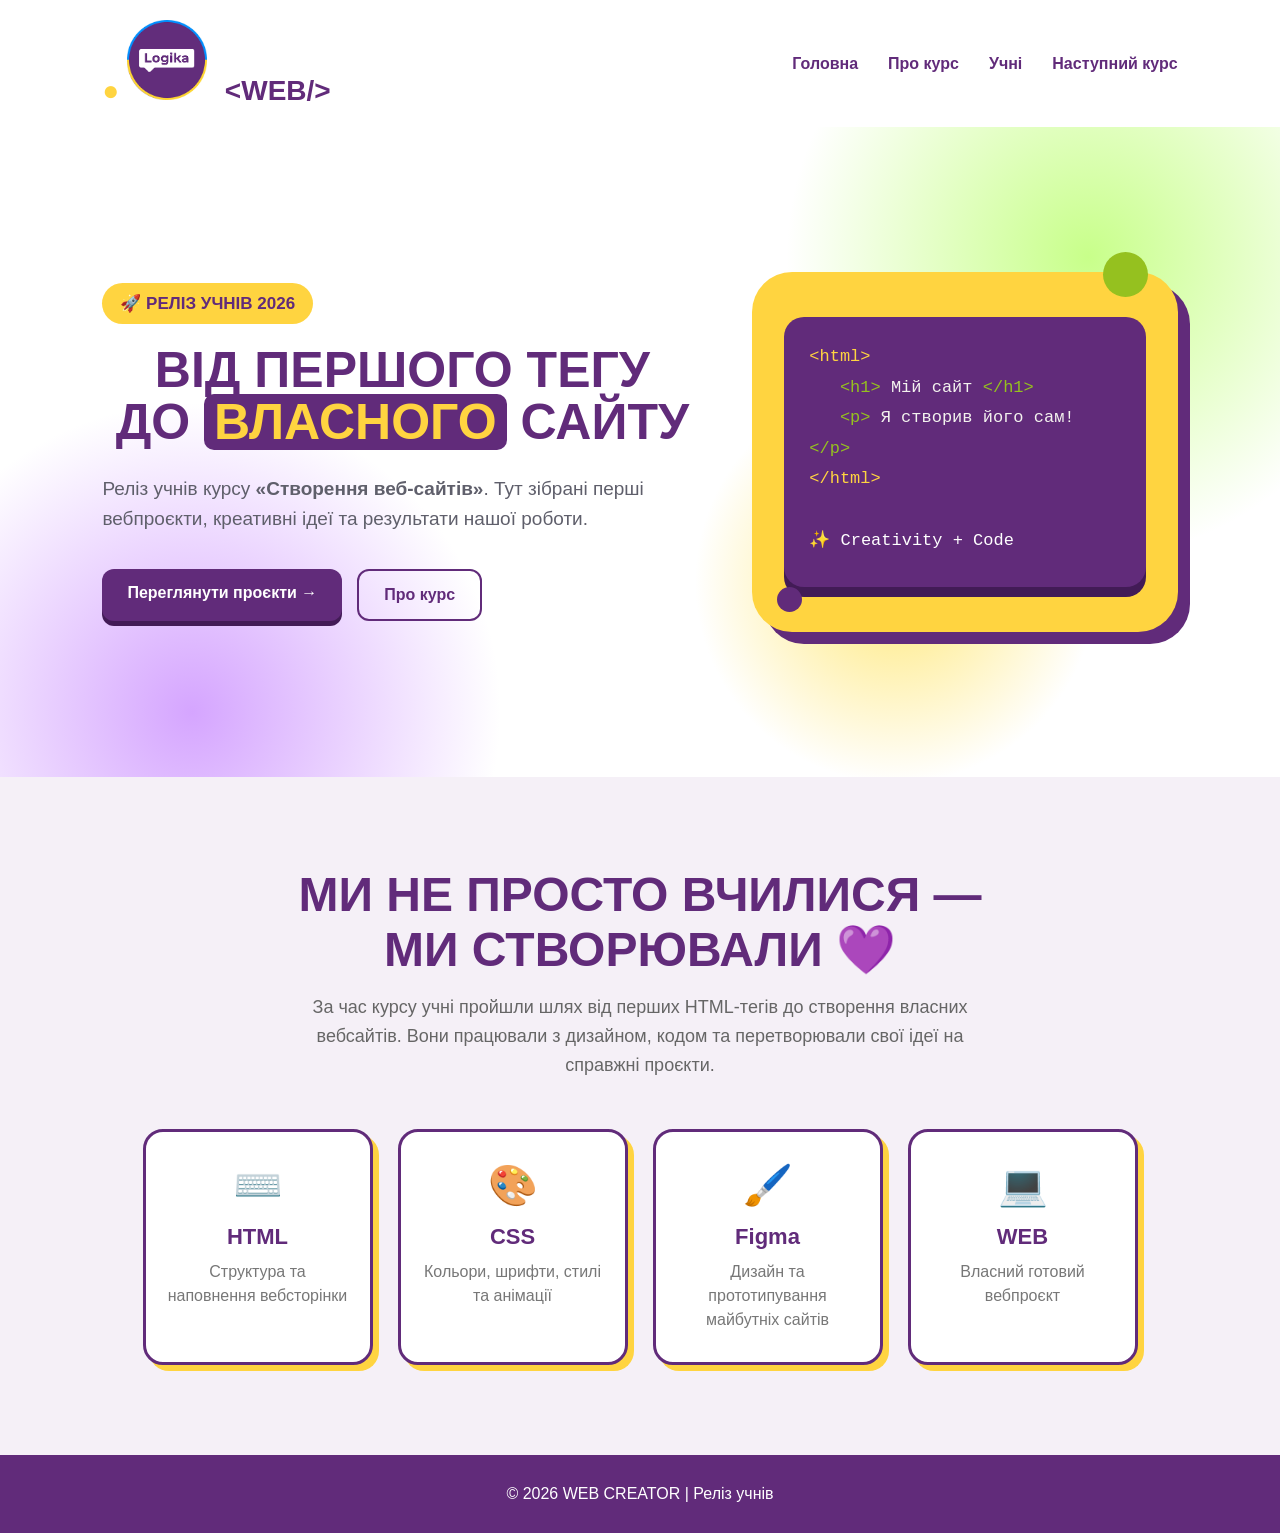
<file: index.html>
<!DOCTYPE html>
<html lang="uk">
<head>
    <meta charset="UTF-8">
    <meta name="viewport" content="width=device-width, initial-scale=1.0">
<link rel="stylesheet" href="style.css">
    <title>WEB CREATOR — Реліз учнів</title>
</head>
<body>

    <!-- ШАПКА -->
    <header>

        <div class="logo">
            <img src="img/images.png" alt="Логотип">
            &lt;WEB/&gt;
        </div>

        <nav>
            <a href="index.html">Головна</a>
            <a href="about.html">Про курс</a>
            <a href="students.html">Учні</a>
        
            <a href="next-course.html">Наступний курс</a>
        </nav>

    </header>


    <!-- ГОЛОВНИЙ ЕКРАН -->
    <section class="hero">

        <div class="hero-text">

            <div class="small-title">
                🚀 РЕЛІЗ УЧНІВ 2026
            </div>

            <h1>
                ВІД ПЕРШОГО ТЕГУ
                <br>
                ДО <span>ВЛАСНОГО</span> САЙТУ
            </h1>

            <p class="description">
                Реліз учнів курсу
                <b>«Створення веб-сайтів»</b>.
                Тут зібрані перші вебпроєкти,
                креативні ідеї та результати нашої роботи.
            </p>

            <div class="buttons">

                <a href="#" class="button primary">
                    Переглянути проєкти →
                </a>

                <a href="#" class="button secondary">
                    Про курс
                </a>

            </div>

        </div>


        <!-- ІЛЮСТРАЦІЯ -->
        <div class="hero-image">

            <div class="code-window">

                <div>
                    <span class="code-purple">&lt;html&gt;</span>
                </div>

                <div>
                    &nbsp;&nbsp;
                    <span class="code-pink">&lt;h1&gt;</span>
                    Мій сайт
                    <span class="code-pink">&lt;/h1&gt;</span>
                </div>

                <div>
                    &nbsp;&nbsp;
                    <span class="code-pink">&lt;p&gt;</span>
                    Я створив його сам!
                    <span class="code-pink">&lt;/p&gt;</span>
                </div>

                <div>
                    <span class="code-purple">&lt;/html&gt;</span>
                </div>

                <br>

                <div class="code-green">
                    ✨ Creativity + Code
                </div>

            </div>

        </div>

    </section>


    <!-- ПРО КУРС -->
    <section class="about">

        <h2>
            МИ НЕ ПРОСТО ВЧИЛИСЯ —
            <br>
            МИ СТВОРЮВАЛИ 💜
        </h2>

        <p>
            За час курсу учні пройшли шлях від перших
            HTML-тегів до створення власних вебсайтів.
            Вони працювали з дизайном, кодом та
            перетворювали свої ідеї на справжні проєкти.
        </p>


        <div class="cards">

            <div class="card">

                <div class="icon">⌨️</div>

                <h3>HTML</h3>

                <p>
                    Структура та наповнення
                    вебсторінки
                </p>

            </div>


            <div class="card">

                <div class="icon">🎨</div>

                <h3>CSS</h3>

                <p>
                    Кольори, шрифти,
                    стилі та анімації
                </p>

            </div>


            <div class="card">

                <div class="icon">🖌️</div>

                <h3>Figma</h3>

                <p>
                    Дизайн та прототипування
                    майбутніх сайтів
                </p>

            </div>


            <div class="card">

                <div class="icon">💻</div>

                <h3>WEB</h3>

                <p>
                    Власний готовий
                    вебпроєкт
                </p>

            </div>

        </div>

    </section>


    <!-- ПІДВАЛ -->
    <footer>

        © 2026 WEB CREATOR | Реліз учнів

    </footer>

</body>
</html>
</file>
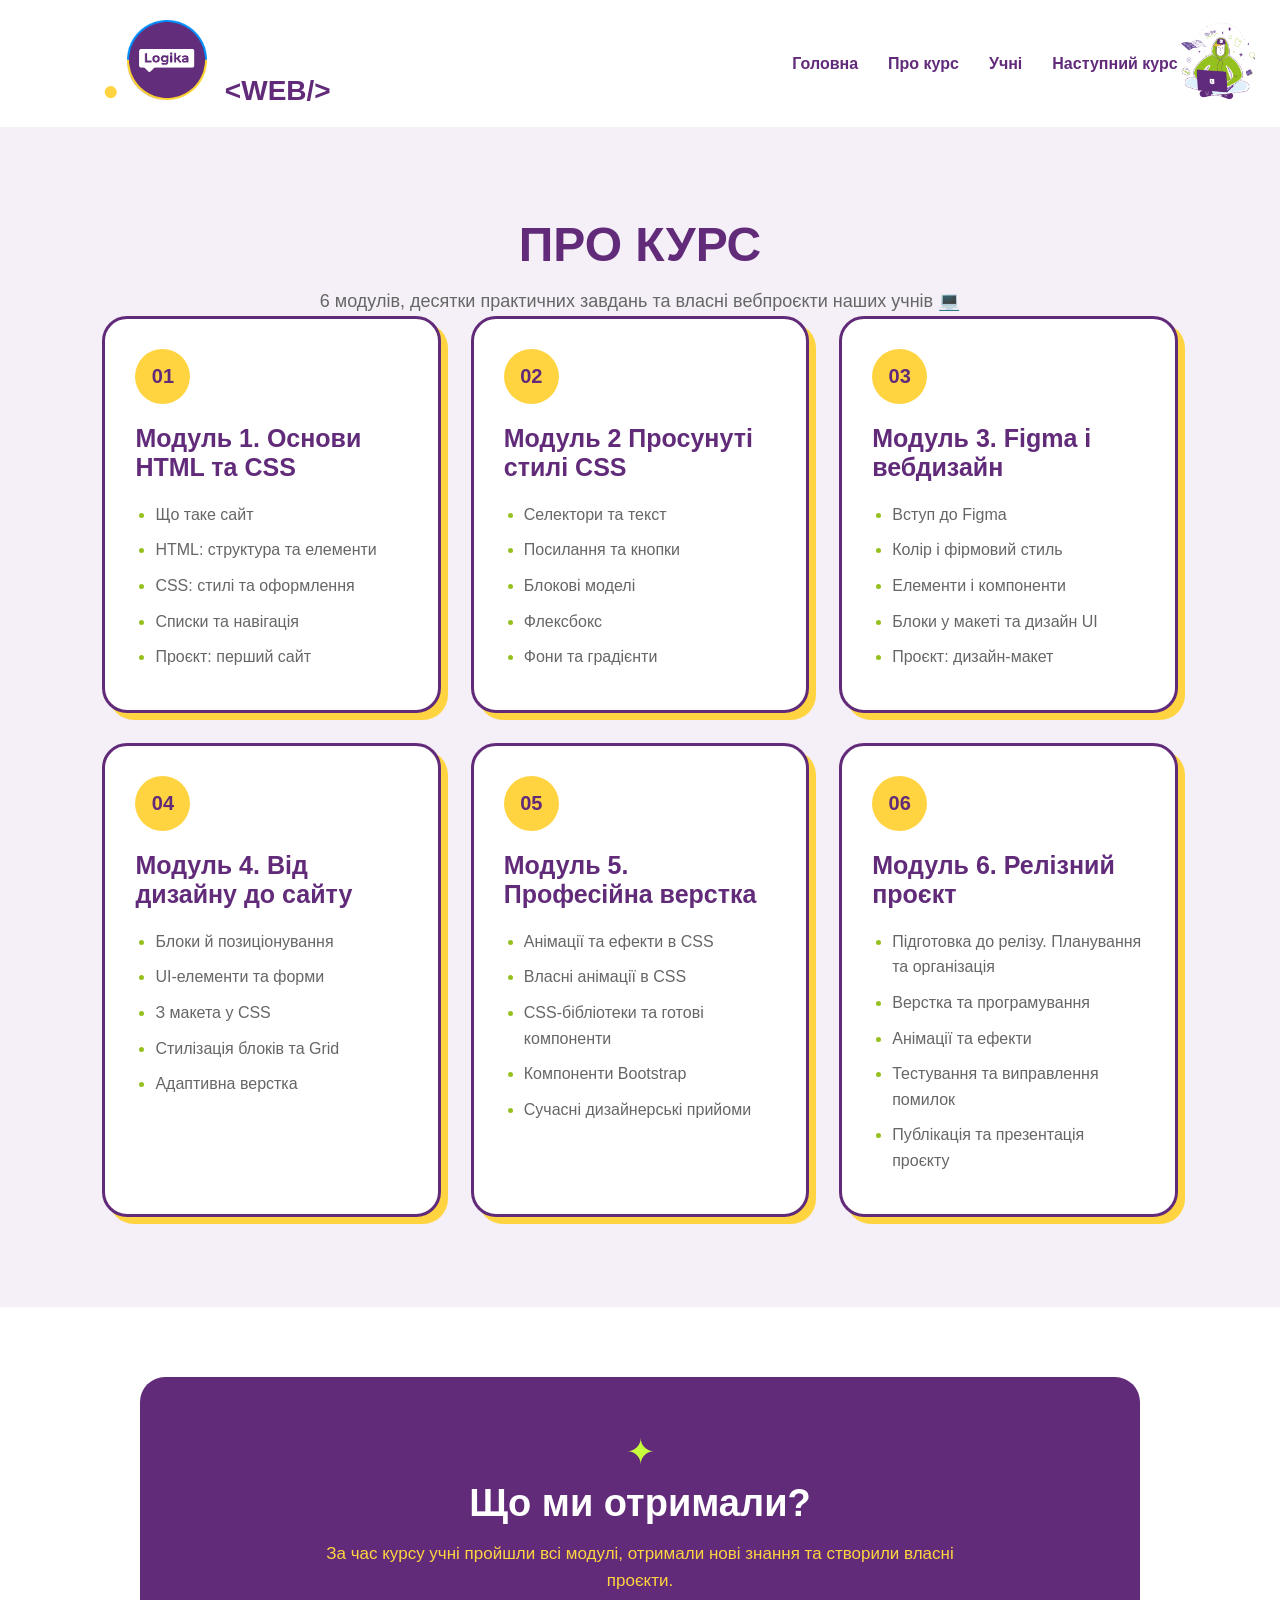
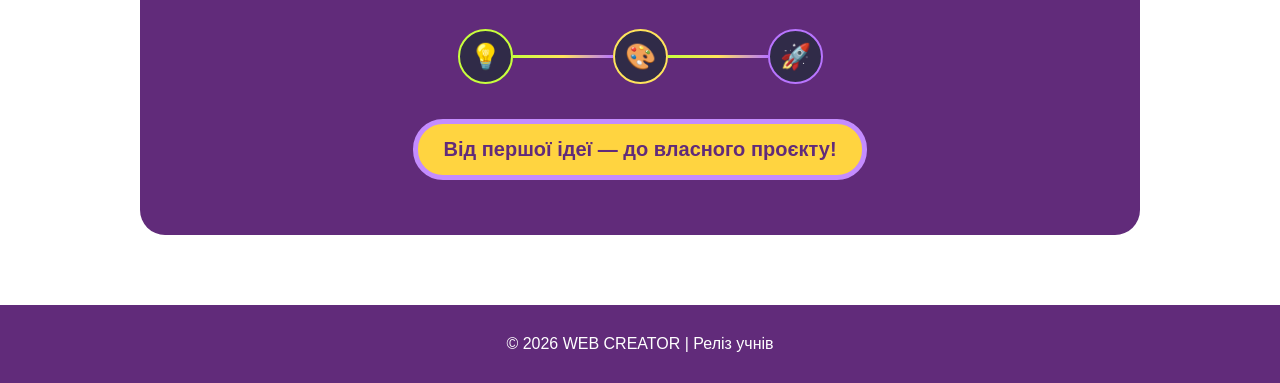
<file: about.html>
<!DOCTYPE html>
<html lang="uk">
<head>
    <meta charset="UTF-8">
    <meta name="viewport" content="width=device-width, initial-scale=1.0">
<link rel="stylesheet" href="style.css">
    <title>WEB CREATOR — Реліз учнів</title>
</head>
<body>

    <!-- ШАПКА -->
    <header>

        <div class="logo">
            <img src="img/images.png" alt="Логотип">
            &lt;WEB/&gt;
        </div>

        <nav>
            <a href="index.html">Головна</a>
            <a href="about.html#about">Про курс</a>
            <a href="students.html">Учні</a>
      
            <a href="about.html#next-course">Наступний курс</a>
        </nav>

    </header>
<main>
<section class="about">

    <h2>ПРО КУРС</h2>

    <p class="about-description">
        6 модулів, десятки практичних завдань
        та власні вебпроєкти наших учнів 💻
    </p>

    <div class="modules">

        <!-- МОДУЛЬ 1 -->
        <div class="module-card">
            <div class="module-number">01</div>
 <img src="img/mod.png" alt="Модуль 4">
            <h3>Модуль 1. Основи HTML та CSS</h3>

            <ul>
                <li>Що таке сайт</li>
                <li>HTML: структура та елементи</li>
                <li>CSS: стилі та оформлення</li>
                <li>Списки та навігація</li>
                <li>Проєкт: перший сайт</li>
            </ul>
        </div>


        <!-- МОДУЛЬ 2 -->
        <div class="module-card">
            <div class="module-number">02</div>
 <img src="img/mod.png" alt="Модуль 4">
            <h3>Модуль 2 Просунуті стилі CSS</h3>

            <ul>
                <li>Селектори та текст</li>
                <li>Посилання та кнопки</li>
                <li>Блокові моделі</li>
                <li>Флексбокс</li>
                <li>Фони та градієнти</li>
            </ul>
        </div>


        <!-- МОДУЛЬ 3 -->
        <div class="module-card">
            <div class="module-number">03</div>
 <img src="img/mod.png" alt="Модуль 4">
            <h3>Модуль 3. Figma i вебдизайн</h3>

            <ul>
                <li>Вступ до Figma</li>
                <li>Колір і фірмовий стиль</li>
                <li>Елементи і компоненти</li>
                <li>Блоки у макеті та дизайн UI</li>
                <li>Проєкт: дизайн-макет</li>
            </ul>
        </div>


        <!-- МОДУЛЬ 4 -->
        <div class="module-card">
            <div class="module-number">04</div>
 <img src="img/mod.png" alt="Модуль 4">
            <h3>Модуль 4. Від дизайну до сайту</h3>

            <ul>
                <li>Блоки й позиціонування</li>
                <li>UI-елементи та форми</li>
                <li>З макета у CSS</li>
                <li>Стилізація блоків та Grid</li>
                <li>Адаптивна верстка</li>
            </ul>
        </div>


        <!-- МОДУЛЬ 5 -->
        <div class="module-card">
            <div class="module-number">05</div>
 <img src="img/mod.png" alt="Модуль 4">
            <h3>Модуль 5. Професійна верстка</h3>

            <ul>
                <li>Анімації та ефекти в CSS</li>
                <li>Власні анімації в CSS</li>
                <li>CSS-бібліотеки та готові компоненти</li>
                <li>Компоненти Bootstrap</li>
                <li>Сучасні дизайнерські прийоми</li>
            </ul>
        </div>


        <!-- МОДУЛЬ 6 -->
        <div class="module-card">
            <div class="module-number">06</div>
 <img src="img/mod.png" alt="Модуль 4">
            <h3>Модуль 6. Релізний проєкт</h3>

            <ul>
                <li>Підготовка до релізу. Планування та організація</li>
                <li>Верстка та програмування</li>
                <li>Анімації та ефекти</li>
                <li>Тестування та виправлення помилок</li>
                <li>Публікація та презентація проєкту</li>
            </ul>
        </div>

    </div>

</section>
<section class="summary">
    <div class="summary-icon">✦</div>

    <h2>Що ми отримали?</h2>

    <p>
        За час курсу учні пройшли всі модулі,
        отримали нові знання та створили власні проєкти.
    </p>

    <div class="summary-line">
        <span>💡</span>
        <div></div>
        <span>🎨</span>
        <div></div>
        <span>🚀</span>
    </div>

    <h3>Від першої ідеї — до власного проєкту!</h3>
</section>


    
</main>
    <footer>

        © 2026 WEB CREATOR | Реліз учнів

    </footer>

</body>
</html>
</file>
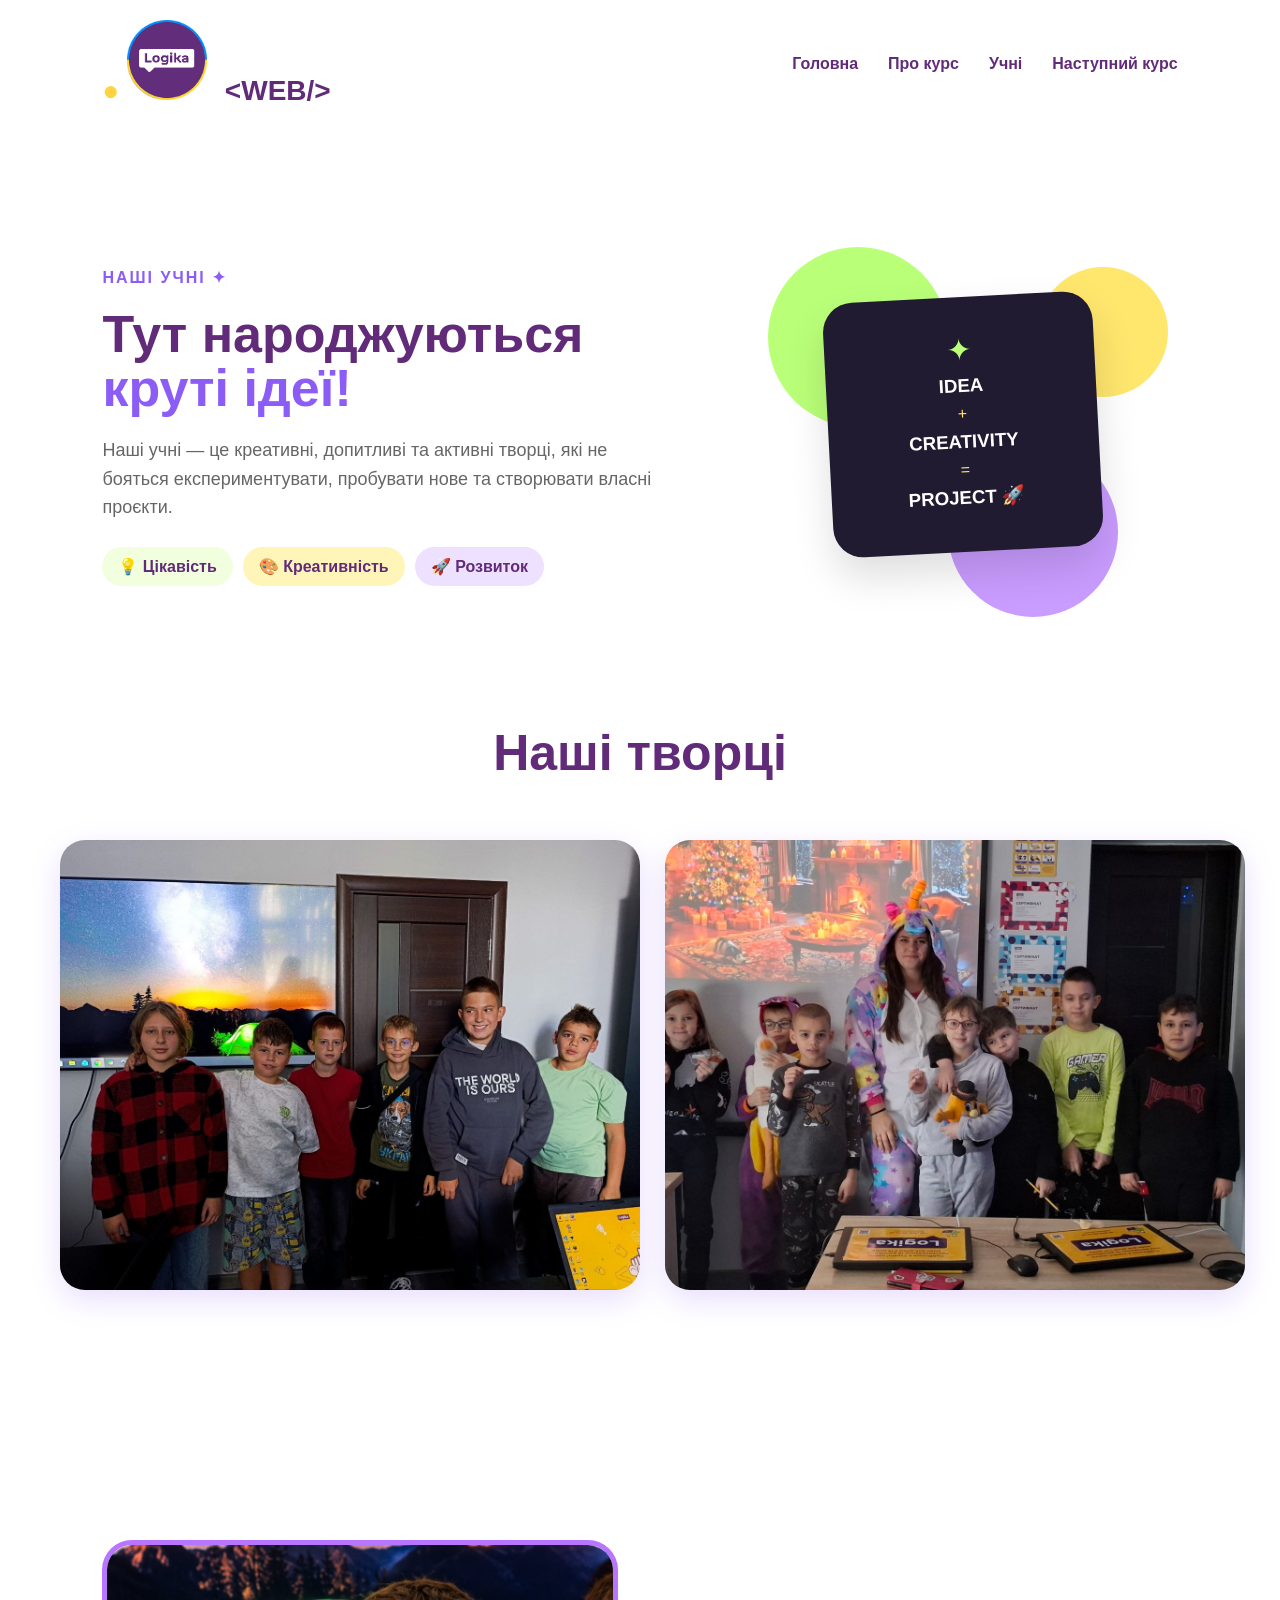
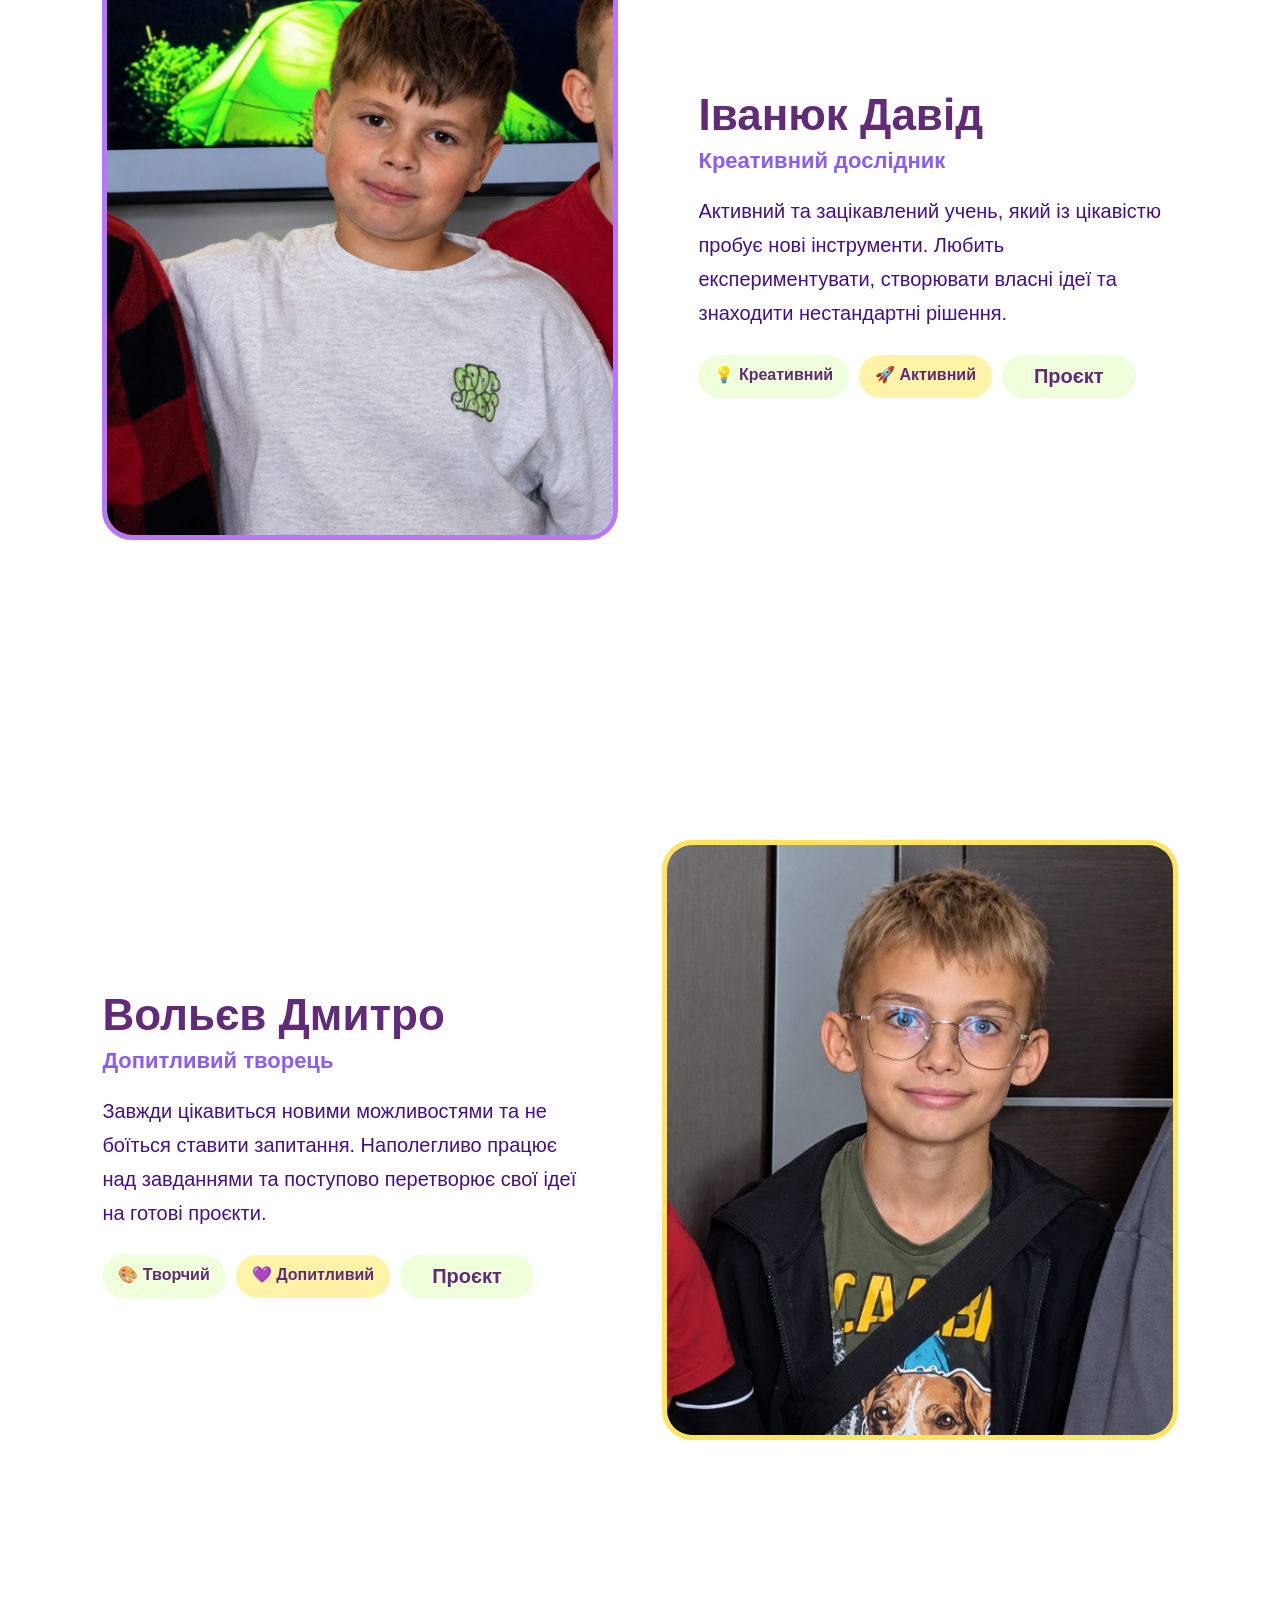
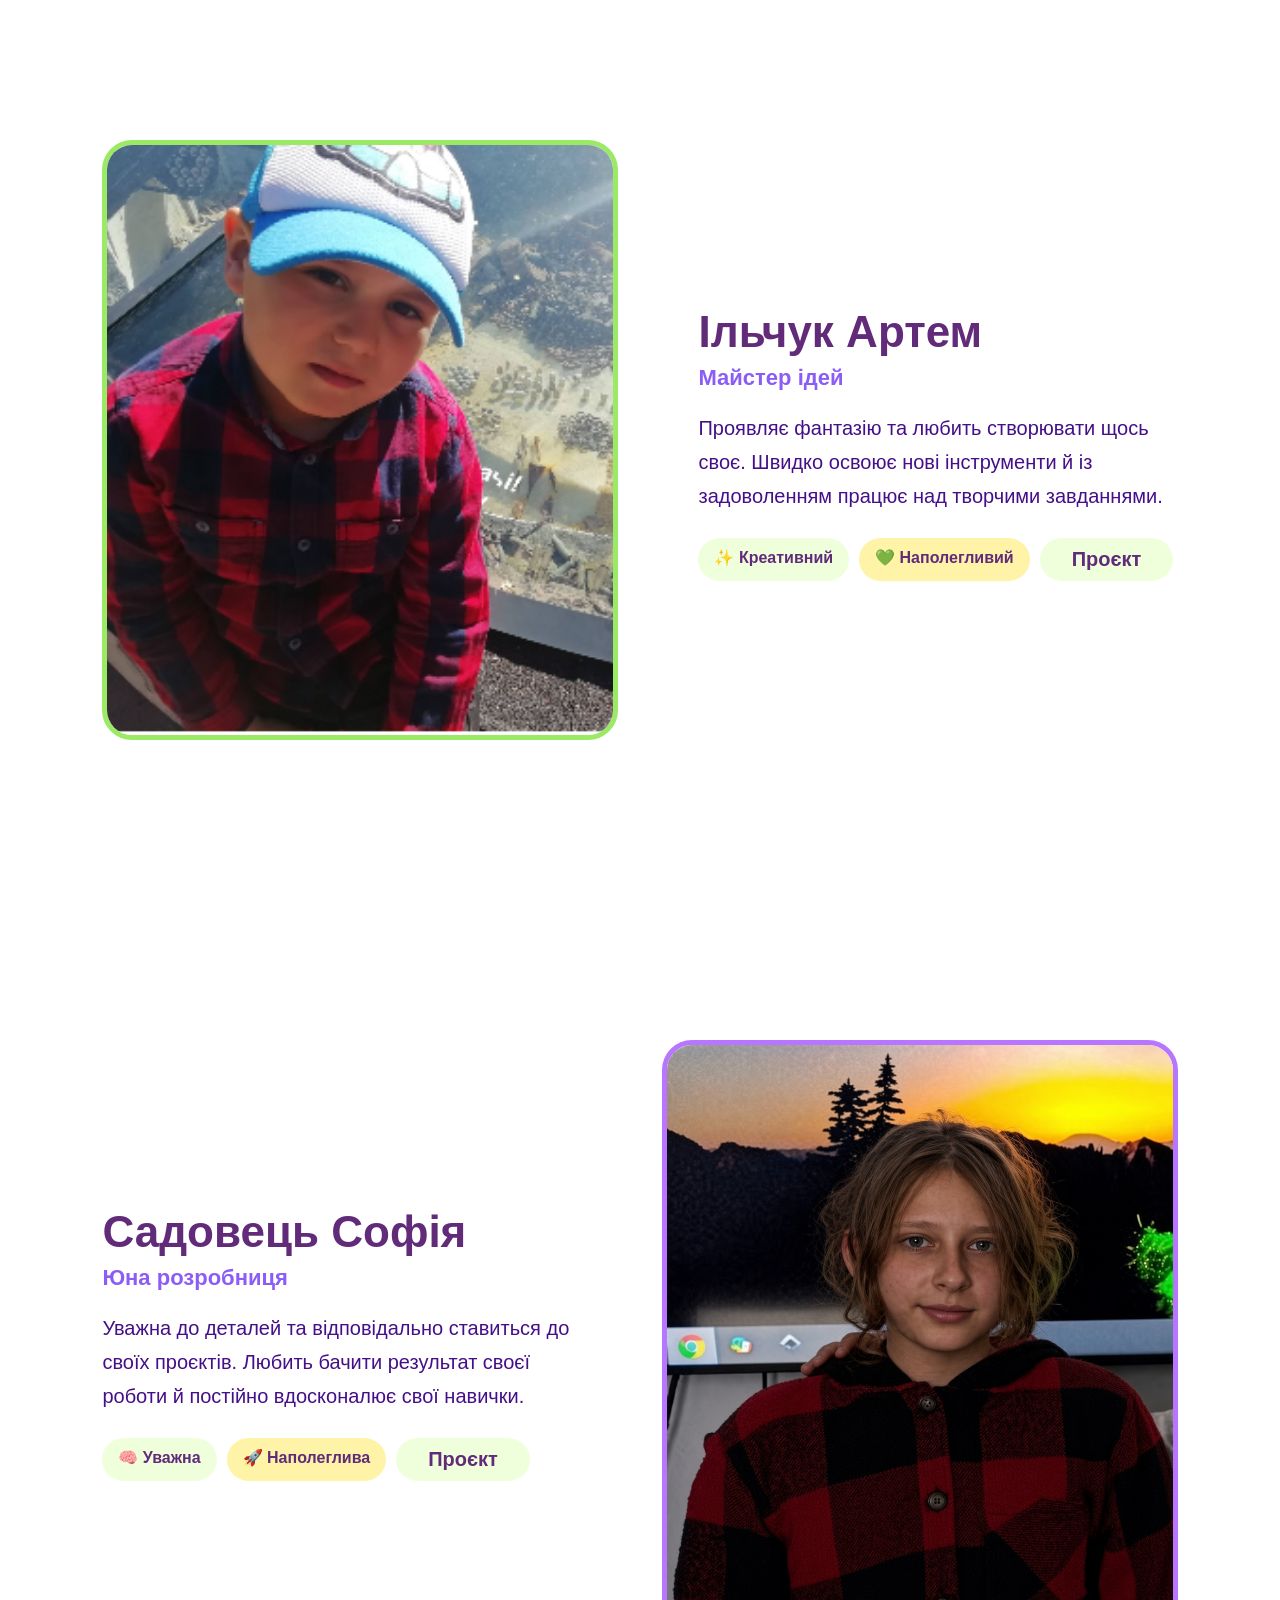
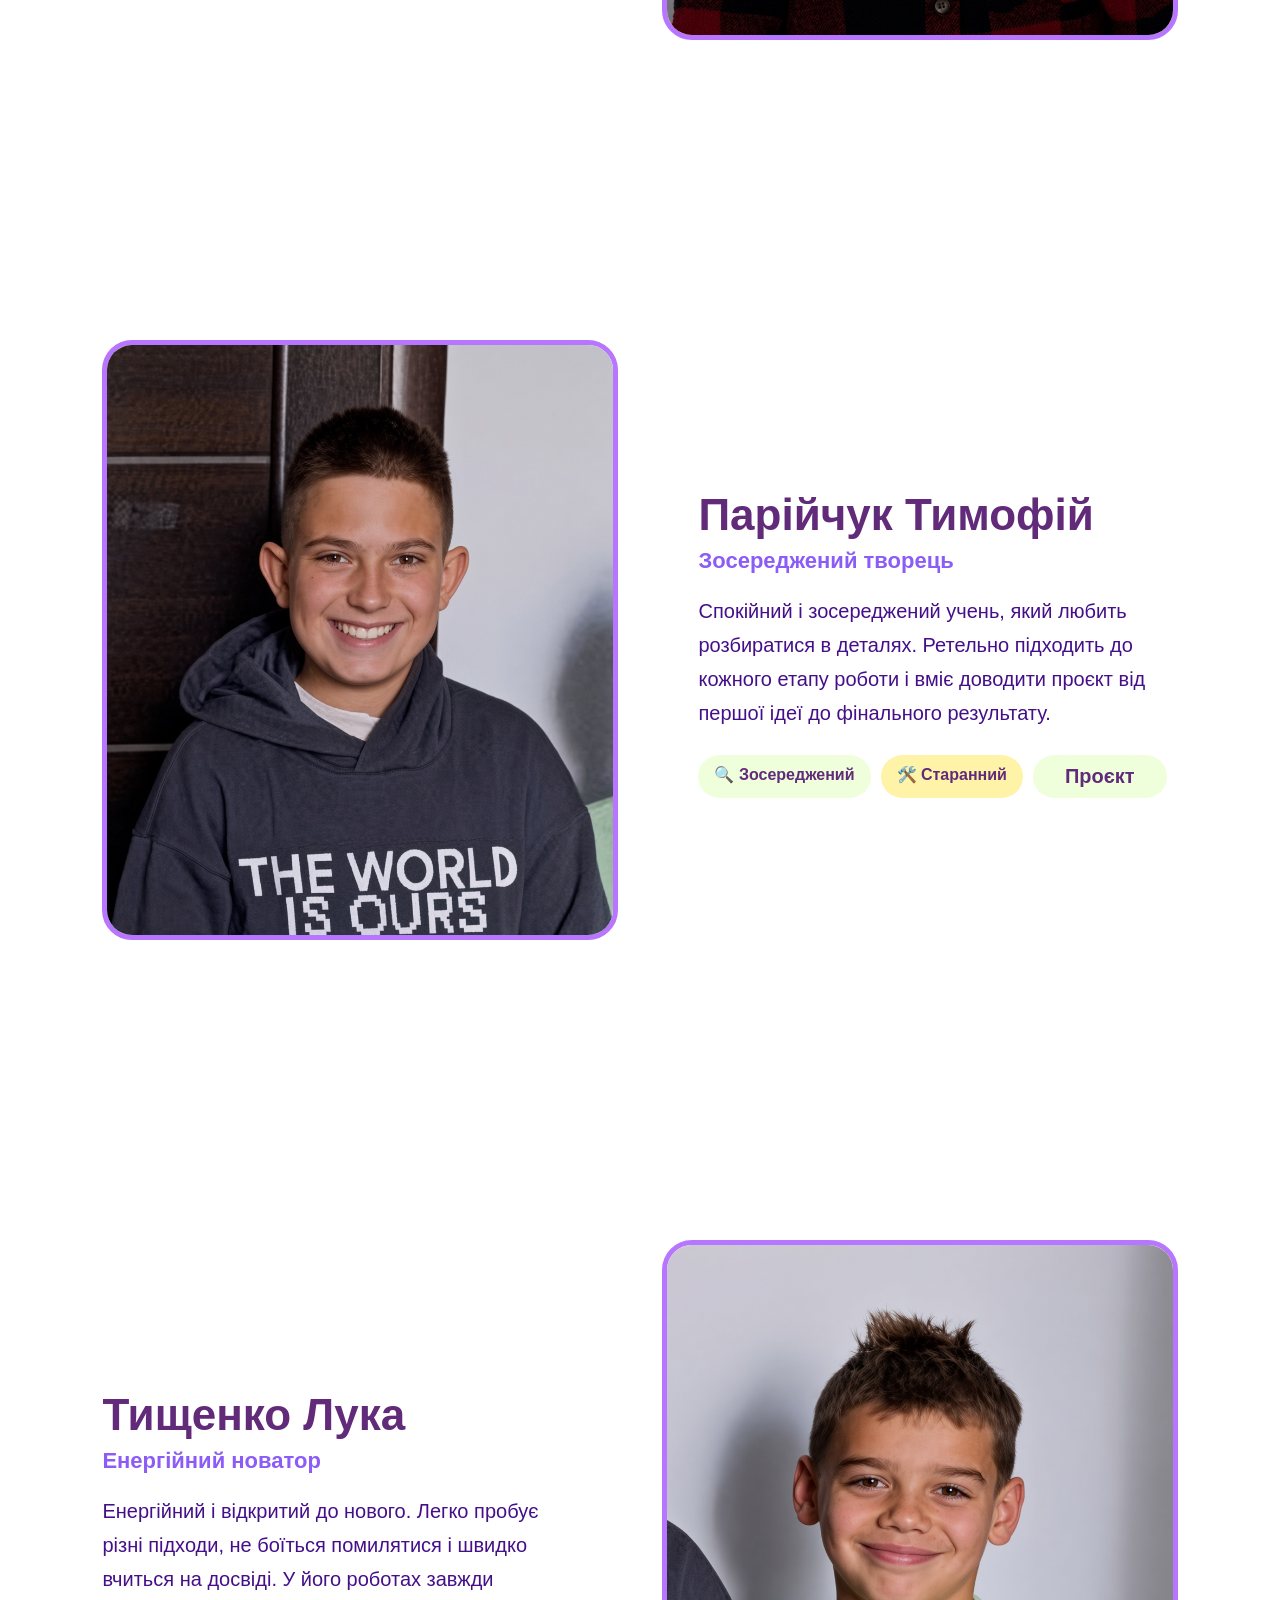
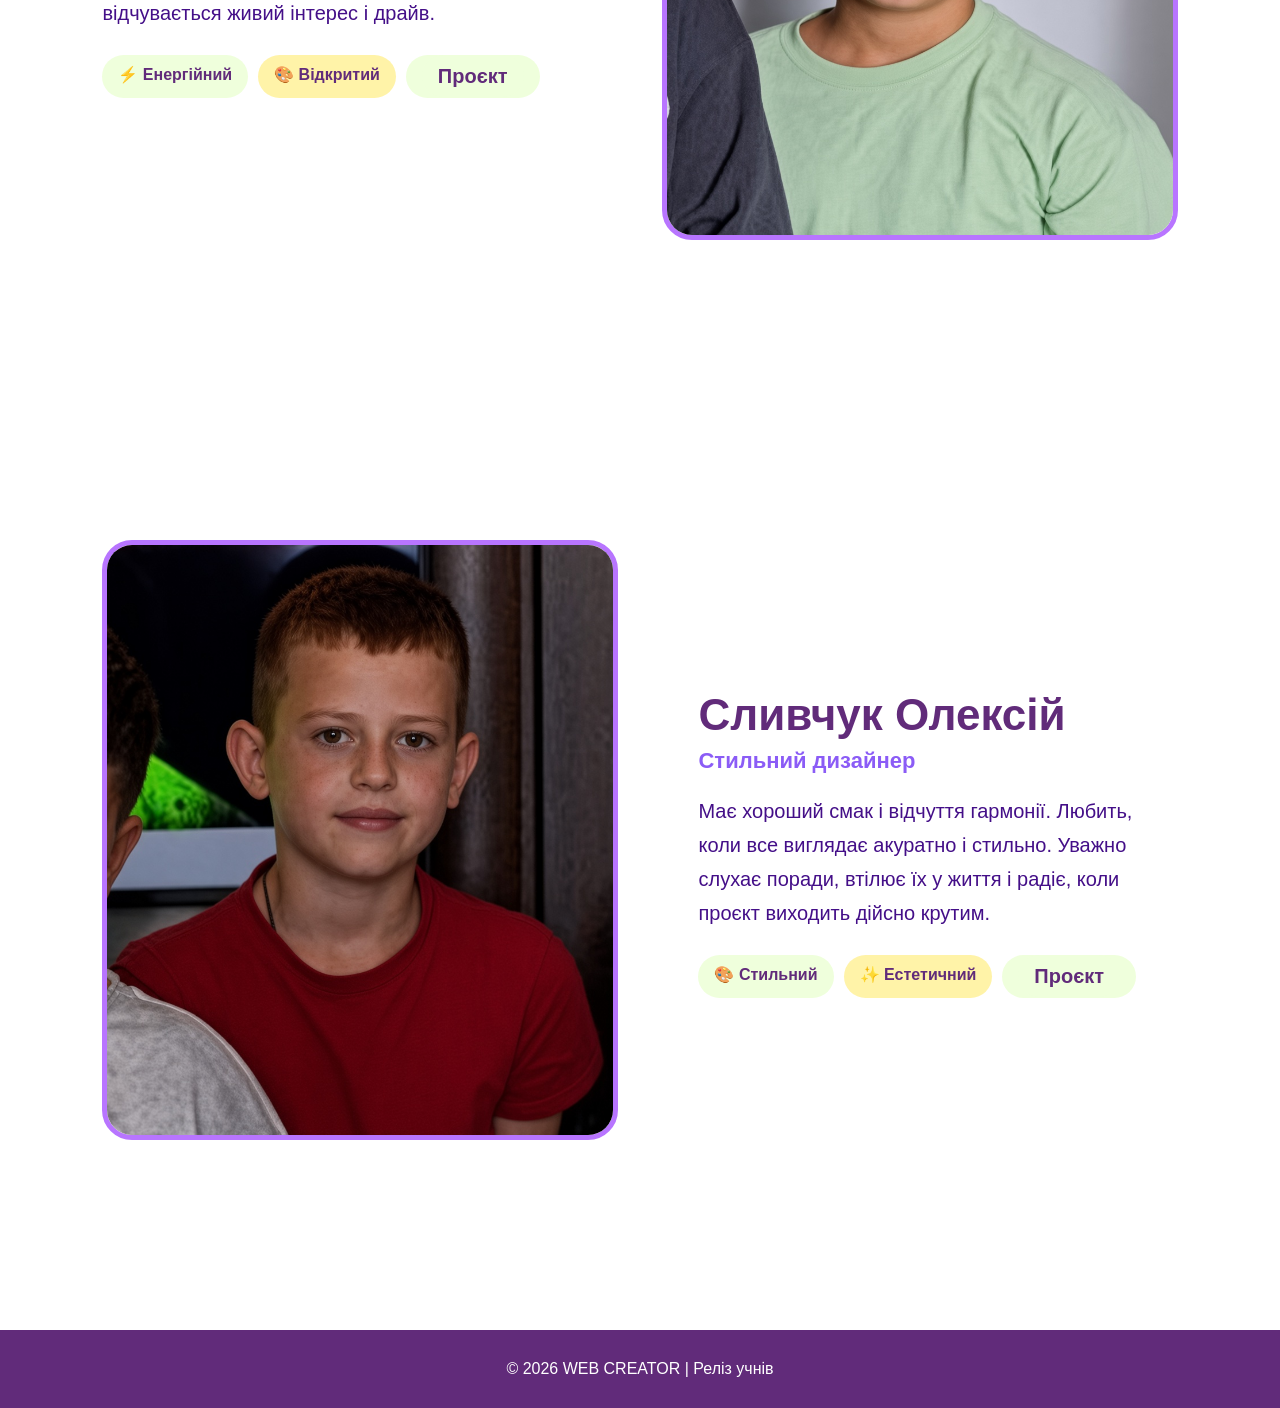
<file: students.html>
<!DOCTYPE html>
<html lang="uk">
<head>
    <meta charset="UTF-8">
    <meta name="viewport" content="width=device-width, initial-scale=1.0">
<link rel="stylesheet" href="style.css">
    <title>WEB CREATOR — Реліз учнів</title>
</head>
<body>

    <!-- ШАПКА -->
    <header>

        <div class="logo">
            <img src="img/images.png" alt="Логотип">
            &lt;WEB/&gt;
        </div>

        <nav>
            <a href="index.html">Головна</a>
            <a href="about.html">Про курс</a>
            <a href="students.html">Учні</a>
            <a href="next-course.html">Наступний курс</a>
        </nav>

    </header>
<section class="students">
    <div class="students-text">
        <span class="label">НАШІ УЧНІ ✦</span>

        <h2>
            Тут народжуються
            <strong>круті ідеї!</strong>
        </h2>

        <p>
            Наші учні — це креативні, допитливі та активні
            творці, які не бояться експериментувати,
            пробувати нове та створювати власні проєкти.
        </p>

        <div class="tags">
            <span>💡 Цікавість</span>
            <span>🎨 Креативність</span>
            <span>🚀 Розвиток</span>
        </div>
    </div>

    <div class="students-image">
        <div class="circle green-circle"></div>
        <div class="circle purple-circle"></div>
        <div class="circle yellow-circle"></div>

        <div class="main-card">
            <div>✦</div>
            <h3>IDEA</h3>
            <p>+</p>
            <h3>CREATIVITY</h3>
            <p>=</p>
            <h3>PROJECT 🚀</h3>
        </div>
    </div>
</section>
<h1> Наші творці</h1>
<div class="igroup">
<img src="img/group.jpg" alt="Група учнів" class="group-photo">
<img src="img/Group1.jpg" alt="Група учнів" class="group-photo">
</div>
<section class="students-list">

    <!-- УЧЕНЬ 1 -->
    <div class="student-block">
        <div class="student-photo">
            <img src="img/david.png" alt="Учень 1">
        </div>

        <div class="student-info">

            <h2>Іванюк Давід</h2>
            <h3>Креативний дослідник</h3>

            <p>
                Активний та зацікавлений учень, який із цікавістю
                пробує нові інструменти. Любить експериментувати,
                створювати власні ідеї та знаходити нестандартні рішення.
            </p>

            <div class="student-tags">
                <span>💡 Креативний</span>
                <span>🚀 Активний</span>
                <span><a href="projects.html" class="project-link">Проєкт</a></span>
            </div>
        </div>
    </div>


    <!-- УЧЕНЬ 2 -->
    <div class="student-block reverse">
        <div class="student-info">
       
            <h2>Вольєв Дмитро</h2>
            <h3>Допитливий творець</h3>

            <p>
                Завжди цікавиться новими можливостями та не боїться
                ставити запитання. Наполегливо працює над завданнями
                та поступово перетворює свої ідеї на готові проєкти.
            </p>

            <div class="student-tags">
                <span>🎨 Творчий</span>
                <span>💜 Допитливий</span>
                  <span><a href="https://logikazdolbuniv.github.io/voilev/" class="project-link">Проєкт</a></span>
            </div>
        </div>

        <div class="student-photo">
            <img src="img/dima.png" alt="Учень 2">
        </div>
    </div>


    <!-- УЧЕНЬ 3 -->
    <div class="student-block">
        <div class="student-photo">
            <img src="img/artem.png" alt="Учень 3">
        </div>

        <div class="student-info">
  
            <h2>Ільчук Артем</h2>
            <h3>Майстер ідей</h3>

            <p>
                Проявляє фантазію та любить створювати щось своє.
                Швидко освоює нові інструменти й із задоволенням
                працює над творчими завданнями.
            </p>

            <div class="student-tags">
                <span>✨ Креативний</span>
                <span>💚 Наполегливий</span>
                  <span><a href="https://logikazdolbuniv.github.io/ilchuk1/" class="project-link">Проєкт</a></span>
            </div>
        </div>
    </div>


    <!-- УЧЕНЬ 4 -->
    <div class="student-block reverse">
        <div class="student-info">
            <h2>Садовець Софія</h2>
            <h3>Юна розробниця</h3>

            <p>
                Уважна до деталей та відповідально ставиться
                до своїх проєктів. Любить бачити результат своєї
                роботи й постійно вдосконалює свої навички.
            </p>

            <div class="student-tags">
                <span>🧠 Уважна</span>
                <span>🚀 Наполеглива</span>
                  <span><a href="https://logikazdolbuniv.github.io/Sadovets/" class="project-link">Проєкт</a></span>
            </div>
        </div>

        <div class="student-photo">
            <img src="img/sofiia.jpg" alt="Учень 4">
        </div>
    </div>





     <div class="student-block">

           <div class="student-photo">
            <img src="img/tymofii.jpg" alt="Учень 4">
        </div>
        <div class="student-info">
            <h2>Парійчук Тимофій</h2>
            <h3>Зосереджений творець</h3>

            <p>
               Спокійний і зосереджений учень, який любить розбиратися в деталях.
  Ретельно підходить до кожного етапу роботи і вміє доводити проєкт
  від першої ідеї до фінального результату.
            </p>

            <div class="student-tags">
                <span>🔍 Зосереджений</span>
                <span>🛠️ Старанний</span>
                  <span><a href="https://logikazdolbuniv.github.io/pariichukreliz/" class="project-link">Проєкт</a></span>
            </div>
        </div>

     
    </div>





     <div class="student-block reverse">
        <div class="student-info">
            <h2>Тищенко Лука</h2>
            <h3>Енергійний новатор</h3>

            <p>
             Енергійний і відкритий до нового. Легко пробує різні підходи,
  не боїться помилятися і швидко вчиться на досвіді.
  У його роботах завжди відчувається живий інтерес і драйв.
            </p>

            <div class="student-tags">
                <span>⚡ Енергійний</span>
                <span>🎨 Відкритий</span>
                  <span><a href="https://logikazdolbuniv.github.io/reliz_luca/" class="project-link">Проєкт</a></span>
            </div>
        </div>

        <div class="student-photo">
            <img src="img/luca1.jpg" alt="Учень 4">
        </div>
    </div>


     <div class="student-block ">

         <div class="student-photo">
            <img src="img/oleksii.jpg" alt="Учень 4">
        </div>

        <div class="student-info">
            <h2>Сливчук Олексій</h2>
            <h3>Стильний дизайнер</h3>

            <p>
              Має хороший смак і відчуття гармонії. Любить, коли все виглядає акуратно
  і стильно. Уважно слухає поради, втілює їх у життя і радіє,
  коли проєкт виходить дійсно крутим.
            </p>

            <div class="student-tags">
                <span>🎨 Стильний</span>
                <span>✨ Естетичний</span>
                  <span><a href="https://logikazdolbuniv.github.io/slyvchuk-oleksiy/" class="project-link">Проєкт</a></span>
            </div>
        </div>

       
    </div>

</section>





    <!-- ПІДВАЛ -->
    <footer>

        © 2026 WEB CREATOR | Реліз учнів

    </footer>

</body>
</html>
</file>
<file: style.css>
* {
    margin: 0;
    padding: 0;
    box-sizing: border-box;
}

body {
    font-family: Arial, sans-serif;
    background: #ffffff;
    color: #612b7a;
}


/* =========================
   ШАПКА
========================= */

header {
    width: 100%;
    padding: 20px 8%;
    display: flex;
    justify-content: space-between;
    align-items: center;
    background: white;
}

.logo {
    font-size: 28px;
    font-weight: bold;
    color: #612b7a;
}
.logo img {
    width: 80px;
    height: 80px;
    margin-right: 10px;
}
.logo::before {
    content: "● ";
    color: #ffd440;
}

nav {
    display: flex;
    gap: 30px;
}

nav a {
    color: #612b7a;
    text-decoration: none;
    font-size: 16px;
    font-weight: bold;
    transition: 0.3s;
}

nav a:hover {
    color: #f0b900;
    transform: scale(1.2);
}


/* =========================
   ГОЛОВНИЙ ЕКРАН
========================= */

.hero {
    min-height: 650px;
    padding: 60px 8%;
    display: flex;
    align-items: center;
    justify-content: space-between;
    gap: 50px;

    background:
        radial-gradient(circle at 85% 20%, #c8ff8a, transparent 25%),
        radial-gradient(circle at 70% 70%, #ffe87a, transparent 20%),
        radial-gradient(circle at 15% 90%, #d5a5ff, transparent 25%),
        #ffffff;

    animation: bgMove 6s ease-in-out infinite alternate;
}

@keyframes bgMove {
    from {
        background-position: 85% 20%, 70% 70%, 15% 90%;
    }

    to {
        background-position: 70% 30%, 80% 60%, 25% 75%;
    }
}

.hero-text {
    max-width: 600px;
}

.small-title {
    display: inline-block;
    color: #612b7a;
    background: #ffd440;
    padding: 10px 18px;
    border-radius: 30px;
    font-size: 17px;
    font-weight: bold;
    margin-bottom: 20px;
}

h1 {
    font-size: 60px;
    line-height: 1.05;
    margin-bottom: 25px;
    color: #612b7a;
}

h1 span {
    color: #ffd440;
    background: #612b7a;
    padding: 0 10px;
    border-radius: 10px;
}

.description {
    color: #5f5f6b;
    font-size: 19px;
    line-height: 1.6;
    margin-bottom: 35px;
}


/* =========================
   КНОПКИ
========================= */

.buttons {
    display: flex;
    gap: 15px;
}

.button {
    display: inline-block;
    padding: 15px 25px;
    border-radius: 12px;
    text-decoration: none;
    font-weight: bold;
    transition: 0.3s;
}

.primary {
    background: #612b7a;
    color: white;
    box-shadow: 0 5px 0 #421b56;
}

.primary:hover {
    background: #73358f;
    transform: translateY(-3px);
    box-shadow: 0 8px 0 #421b56;
}

.secondary {
    border: 2px solid #612b7a;
    color: #612b7a;
}

.secondary:hover {
    background: #ffd440;
    border-color: #ffd440;
}


/* =========================
   БЛОК ІЛЮСТРАЦІЇ
========================= */

.hero-image {
    width: 460px;
    height: 360px;
    border-radius: 40px;

    background: #ffd440;

    display: flex;
    justify-content: center;
    align-items: center;

    position: relative;

    box-shadow: 12px 12px 0 #612b7a;
}


/* декоративні кружечки */

.hero-image::before {
    content: "";
    position: absolute;
    width: 45px;
    height: 45px;
    border-radius: 50%;
    background: #95c11f;
    top: -20px;
    right: 30px;
}

.hero-image::after {
    content: "";
    position: absolute;
    width: 25px;
    height: 25px;
    border-radius: 50%;
    background: #612b7a;
    bottom: 20px;
    left: 25px;
}


/* Вікно з кодом */

.code-window {
    width: 85%;
    height: 75%;

    background: #612b7a;
    border-radius: 20px;
color: #f3f2ee;
    padding: 25px;

    font-family: monospace;
    font-size: 17px;
    line-height: 1.8;

    box-shadow: 0 10px 0 #421b56;
}

.code-purple {
    color: #ffd440;
}

.code-pink {
    color: #95c11f;
}

.code-green {
    color: white;
}


/* =========================
   БЛОК ПРО КУРС
========================= */

.about {
    padding: 90px 8%;
    text-align: center;
    background: #f5f0f7;
}

.about h2 {
    font-size: 40px;
    color: #612b7a;
    margin-bottom: 20px;
}

.about > p {
    max-width: 700px;
    margin: auto;
    color: #666;
    line-height: 1.6;
    font-size: 18px;
}


/* =========================
   КАРТКИ
========================= */

.cards {
    display: flex;
    justify-content: center;
    gap: 25px;
    margin-top: 50px;
    flex-wrap: wrap;
}

.card {
    width: 230px;
    padding: 30px 20px;

    background: white;

    border-radius: 20px;

    border: 3px solid #612b7a;

    transition: 0.3s;

    box-shadow: 6px 6px 0 #ffd440;
}

.card:hover {
    transform: translateY(-10px);
    box-shadow: 10px 10px 0 #95c11f;
}

.icon {
    font-size: 40px;
    margin-bottom: 15px;
}

.card h3 {
    color: #612b7a;
    margin-bottom: 10px;
    font-size: 22px;
}

.card p {
    color: #777;
    line-height: 1.5;
}


/* =========================
   FOOTER
========================= */

footer {
    text-align: center;
    padding: 30px;
    color: white;
    background: #612b7a;
}


/* =========================
   АДАПТИВНІСТЬ
========================= */

@media (max-width: 900px) {

    nav {
        display: none;
    }

    .hero {
        flex-direction: column;
        text-align: center;
        padding-top: 40px;
    }

    .buttons {
        justify-content: center;
        flex-wrap: wrap;
    }

    h1 {
        font-size: 45px;
    }

    .hero-image {
        width: 90%;
        max-width: 460px;
    }
}


/* ========================================================2 сторінка====================================================================  */
/* =========================
/* =========================
/* =========================
/* =========================
/* =========================
   ПРО КУРС
========================= */

.about {
    padding: 90px 8%;
    background: #f5f0f7;
    text-align: center;
}

.about h2 {
    font-size: 48px;
    color: #612b7a;
    margin-bottom: 15px;
}

.about-description {
    max-width: 700px;
    margin: 0 auto 50px;
    color: #666;
    font-size: 19px;
    line-height: 1.6;
}


/* МОДУЛІ */

.modules {
    max-width: 1200px;
    margin: auto;

    display: grid;
    grid-template-columns: repeat(3, 1fr);
    gap: 30px;
}


/* КАРТКА МОДУЛЯ */

.module-card {
    background: white;
    border-radius: 25px;

    padding: 30px;

    text-align: left;

    border: 3px solid #612b7a;

    box-shadow: 7px 7px 0 #ffd440;

    transition: 0.3s;
}

.module-card:hover {
    transform: translateY(-8px);
    box-shadow: 10px 10px 0 #95c11f;
}
.module-card h3:hover {
    color: #95c11f;
    text-shadow: 1px 1px 0 #612b7a;
    transform: scale(1.3);
    margin-left: 20px;
}

/* НОМЕР МОДУЛЯ */

.module-number {
    display: inline-flex;

    width: 55px;
    height: 55px;

    align-items: center;
    justify-content: center;

    border-radius: 50%;

    background: #ffd440;
    color: #612b7a;

    font-size: 20px;
    font-weight: bold;

    margin-bottom: 20px;
}


/* ЗАГОЛОВОК */

.module-card h3 {
    color: #612b7a;
    font-size: 25px;
    margin-bottom: 20px;
}


/* СПИСОК */

.module-card ul {
    padding-left: 20px;
}

.module-card li {
    color: #666;

    font-size: 16px;
    line-height: 1.6;

    margin-bottom: 10px;
}

.module-card li::marker {
    color: #95c11f;
}


/* АДАПТИВНІСТЬ */

@media (max-width: 1000px) {

    .modules {
        grid-template-columns: repeat(2, 1fr);
    }

}

@media (max-width: 600px) {

    .modules {
        grid-template-columns: 1fr;
    }

    .about h2 {
        font-size: 38px;
    }

}
.module-card img {
    width: 80px;
    height: 80px;
    position: absolute;
    top: 20px;
    right: 20px;
}
.summary {
    position: relative;
    max-width: 1000px;
    margin: 70px auto;
    padding: 55px 30px;
    text-align: center;
    background:  #612b7a;
    border-radius: 25px;
    overflow: hidden;
}

/* декоративна зірочка */
.summary-icon {
    font-size: 35px;
    color: #c8ff3d;
    animation: rotate 3s linear infinite;
}

.summary h2 {
    margin: 10px 0 15px;
    font-size: 38px;
    color: white;
}

.summary p {
    max-width: 650px;
    margin: 0 auto;
    color: #ffd440;
    font-size: 17px;
    line-height: 1.6;
}

/* лінія */
.summary-line {
    display: flex;
    justify-content: center;
    align-items: center;
    margin: 35px auto;
    max-width: 600px;
}

.summary-line span {
    width: 55px;
    height: 55px;
    display: flex;
    align-items: center;
    justify-content: center;
    border-radius: 50%;
    background: #302b48;
    font-size: 25px;
    animation: pulse 2s infinite;
}

.summary-line span:nth-child(1) {
    border: 2px solid #c8ff3d;
}

.summary-line span:nth-child(3) {
    border: 2px solid #ffe45c;
    animation-delay: .4s;
}

.summary-line span:nth-child(5) {
    border: 2px solid #b875ff;
    animation-delay: .8s;
}

.summary-line div {
    width: 100px;
    height: 3px;
    background: linear-gradient(
        90deg,
        #c8ff3d,
        #ffe45c,
        #b875ff
    );
}

/* фінальний текст */
.summary h3 {
    display: inline-block;
    margin: 0;
    padding: 14px 25px;
    border-radius: 30px;
    background: #ffd440;
    color: #612b7a;
    font-size: 20px;
    border: 5px solid #c48cff;
}

/* анімації */
@keyframes pulse {
    0%, 100% {
        transform: scale(1);
    }

    50% {
        transform: scale(1.12);
    }
}

@keyframes rotate {
    from {
        transform: rotate(0deg);
    }

    to {
        transform: rotate(360deg);
    }
}

/* телефон */
@media (max-width: 600px) {

    .summary {
        margin: 40px 15px;
        padding: 40px 20px;
    }

    .summary h2 {
        font-size: 30px;
    }

    .summary-line div {
        width: 40px;
    }

    .summary h3 {
        font-size: 16px;
    }
}

.students {
    padding: 100px 8%;
    display: flex;
    align-items: center;
    justify-content: space-between;
    gap: 70px;
    background: white;
    overflow: hidden;
}

.students-text {
    max-width: 550px;
}

.label {
    color: #8b5cf6;
    font-weight: bold;
    letter-spacing: 2px;
}

.students h2 {
    font-size: 52px;
    line-height: 1.05;
    margin: 20px 0;
}

.students h2 strong {
    color: #8b5cf6;
}

.students-text p {
    color: #666;
    font-size: 18px;
    line-height: 1.6;
}

.tags {
    display: flex;
    gap: 10px;
    flex-wrap: wrap;
    margin-top: 25px;
}

.tags span {
    padding: 10px 16px;
    border-radius: 30px;
    font-weight: bold;
    background: #f1ffdf;
}

.tags span:nth-child(2) {
    background: #fff5b8;
}

.tags span:nth-child(3) {
    background: #eee1ff;
}


/* Права частина */

.students-image {
    position: relative;
    width: 430px;
    height: 400px;
}

.circle {
    position: absolute;
    border-radius: 50%;
    animation: float 4s ease-in-out infinite;
}

.green-circle {
    width: 180px;
    height: 180px;
    background: #baff78;
    top: 20px;
    left: 20px;
}

.yellow-circle {
    width: 130px;
    height: 130px;
    background: #ffe66d;
    right: 10px;
    top: 40px;
    animation-delay: .7s;
}

.purple-circle {
    width: 170px;
    height: 170px;
    background: #c99cff;
    bottom: 10px;
    right: 60px;
    animation-delay: 1.2s;
}

.main-card {
    position: absolute;
    z-index: 2;
    top: 70px;
    left: 80px;
    width: 270px;
    padding: 35px;
    text-align: center;
    border-radius: 30px;
    background: #211b32;
    color: white;
    transform: rotate(-3deg);
    box-shadow: 0 20px 40px #0002;
}

.main-card div {
    color: #baff78;
    font-size: 30px;
}

.main-card h3 {
    margin: 8px;
    color: white;
}

.main-card p {
    margin: 0;
    color: #ffe66d;
}

@keyframes float {
    50% {
        transform: translateY(-15px);
    }
}

@media (max-width: 800px) {
    .students {
        flex-direction: column;
        text-align: center;
    }

    .tags {
        justify-content: center;
    }

    .students-image {
        transform: scale(.85);
    }
}

.students-list {
    width: 100%;
    padding: 40px 8%;
}


.student-block.reverse {
    flex-direction: row;
}

h1 {
    text-align: center;
    font-size: 50px;
    color: #612b7a;
}
/* ФОТО */

.student-block {
    min-height: 100vh;
    display: flex;
    align-items: center;
    gap: 80px;
    max-width: 1200px;
    margin: 0 auto;
    padding: 60px 0;
}

.student-photo {
    width: 48%;
    height: 600px;
    flex-shrink: 0;
    border-radius: 30px;
    overflow: hidden;
    background: #eee1ff;
    border: 5px solid #b875ff;
}

.student-photo img {
    width: 100%;
    height: 100%;
    object-fit: cover;
    transition: .4s;
}

.student-photo:hover img {
    transform: scale(1.05);
}


/* ТЕКСТ */

.student-info {
    flex: 1;
}

.student-number {
    font-size: 18px;
    font-weight: bold;
    color: #8b5cf6;
}

.student-info h2 {
    font-size: 44px;
    margin: 8px 0;
}

.student-info h3 {
    font-size: 22px;
    color: #8b5cf6;
    margin-bottom: 20px;
}

.student-info p {
    color: #440f88;
    font-size: 20px;
    line-height: 1.7;
}


/* ТЕГИ */

.student-tags {
    display: flex;
    gap: 10px;
    margin-top: 25px;
    flex-wrap: wrap;
}

.student-tags span {
    padding: 10px 16px;
    border-radius: 25px;
    background: #efffdc;
    font-size: 16px;
    font-weight: bold;
}

.student-tags span:nth-child(2) {
    background: #fff3a8;
}


/* КОЖЕН ДРУГИЙ БЛОК */

.student-block:nth-child(2) .student-photo {
    border-color: #ffe45c;
}

.student-block:nth-child(3) .student-photo {
    border-color: #9bea65;
}

.student-block:nth-child(4) .student-photo {
    border-color: #b875ff;
}


/* АДАПТАЦІЯ */

@media (max-width: 800px) {

    .student-block,
    .student-block.reverse {
        flex-direction: column;
        gap: 30px;
        margin-bottom: 60px;
    }

    .student-photo {
        width: 100%;
        height: 330px;
    }

    .student-info {
        text-align: center;
    }

    .student-tags {
        justify-content: center;
    }

    .student-info h2 {
        font-size: 32px;
    }
}

.igroup {
    display: flex;
    gap: 25px;
    max-width: 1200px;
    margin: 60px auto;
    padding: 0 20px;
}

.group-photo {
    width: 50%;
    height: 450px;
    object-fit: cover;
    border-radius: 25px;
    box-shadow: 0 10px 30px rgba(139, 92, 246, 0.2);
    transition: 0.4s;
}

.group-photo:hover {
    transform: scale(1.02);
}

.project-link{
text-decoration: none;
padding: 10px 16px;
    border-radius: 25px;
    background: #efffdc;
    font-size: 20px;
    font-weight: bold;
    color: #612b7a;
}

/* ===== Variables ===== */
:root {
  --font-primary: "Montserrat", system-ui, sans-serif;
  --white: #ffffff;
  --violet-500: #29235C;
  --violet-100: #602B7A;
  --green: #95C11F;
  --content-width: 1440px;
  --container-offset: clamp(16px, 3.125vw, 60px);
}

/* ===== Container ===== */
.container {
  width: 100%;
  max-width: calc(var(--content-width) + var(--container-offset) * 2);
  margin: 0 auto;
  padding-inline: var(--container-offset);
}

/* ===== Banner ===== */
.course-banner-section {
  position: relative;
  background: #fafafa;
  overflow: hidden;
}

.course-banner-section__blocks {
  display: flex;
  justify-content: space-between;
  align-items: center;
  gap: 40px 30px;
  padding: clamp(20px, 4.861vw, 70px) 0 clamp(45px, 5.556vw, 80px);
}

/* Left */
.course-banner-section__left {
  display: flex;
  flex-direction: column;
  align-items: flex-start;
  gap: 16px;
  max-width: 580px;
  flex-shrink: 0;
}

.course-banner-section__label {
  display: inline-flex;
  padding: 8px 20px;
  border-radius: 65px;
  background-color: var(--green);
  color: var(--white);
  font-size: 16px;
  font-weight: 600;
  line-height: 1.4;
}

.course-banner-section__title {
  margin: 0;
  font-size: clamp(36px, 4.2vw, 56px);
  font-weight: 700;
  line-height: 1.15;
  letter-spacing: -2px;
  color: var(--violet-500);
}

.course-banner-section__text {
  margin: 0;
  font-size: clamp(15px, 1.5vw, 18px);
  font-weight: 500;
  line-height: 1.45;
  color: #374C92;
  max-width: 520px;
}

/* Buttons */
.course-banner-section__btns {
  display: flex;
  flex-direction: column;
  gap: 12px;
  width: 100%;
  max-width: 420px;
  margin-top: 8px;
}

.btn {
  display: flex;
  align-items: center;
  justify-content: center;
  gap: 8px;
  width: 100%;
  padding: 14px 20px;
  border-radius: 12px;
  font-family: inherit;
  font-size: 16px;
  font-weight: 600;
  text-decoration: none;
  transition: transform 0.2s, box-shadow 0.2s;
  border: none;
  cursor: pointer;
}

.btn:hover {
  transform: translateY(-2px);
  box-shadow: 0 6px 16px rgba(41, 35, 92, 0.18);
}

.btn svg {
  flex-shrink: 0;
  transition: transform 0.2s;
}

.btn:hover svg {
  transform: translateX(4px);
}

.btn--violet {
  background-color: var(--violet-100);
  color: var(--white);
}

.btn--bordered-violet {
  background-color: var(--white);
  border: 1.5px solid var(--violet-100);
  color: var(--violet-100);
}

/* Right side */
.course-banner-section__right {
  position: relative;
  display: flex;
  flex-shrink: 0;
}

.course-banner-section__media {
  position: relative;
  z-index: 1;
  width: min(590px, 48vw);
  max-width: 590px;
}

.course-banner-section__media img {
  width: 100%;
  height: auto;
  display: block;
  object-fit: contain;
}

.course-banner-section__right-bg {
  position: absolute;
  left: -40px;
  bottom: -20px;
  z-index: 0;
  pointer-events: none;
  opacity: 0.7;
}

.course-banner-section__right-bg img {
  width: 100%;
  max-width: 700px;
  height: auto;
}

.course-banner-section__character-logika {
  position: absolute;
  top: -50px;
  right: 10px;
  width: 100px;
  z-index: 2;
}

.course-banner-section__character-logika img {
  width: 100%;
  height: auto;
}

/* ===== Learn Section ===== */
.learn-section {
  padding: 80px 0 100px;
  background: #fafafa;
}

.learn-section__title {
  margin: 0 0 50px;
  font-size: clamp(28px, 3.5vw, 42px);
  font-weight: 700;
  color: #29235C;
  text-align: center;
  letter-spacing: -1px;
}

.learn-section__items {
  display: grid;
  grid-template-columns: repeat(3, 1fr);
  gap: 24px;
  list-style: none;
  margin: 0;
  padding: 0;
}

/* Картка */
.learn-section__item {
  position: relative;
  padding: 32px 28px;
  border-radius: 20px;
  min-height: 200px;
  display: flex;
  flex-direction: column;
  transition: transform 0.25s ease, box-shadow 0.25s ease;
  overflow: hidden;
}

.learn-section__item:hover {
  transform: translateY(-6px);
}

/* Номер */
.learn-section__number {
  font-size: 42px;
  font-weight: 800;
  line-height: 1;
  margin-bottom: 18px;
  opacity: 0.25;
}

/* Заголовок картки */
.learn-section__item-title {
  margin: 0 0 12px;
  font-size: 22px;
  font-weight: 700;
  line-height: 1.25;
}

.learn-section__item p {
  margin: 0;
  font-size: 16px;
  line-height: 1.5;
  opacity: 0.9;
}

/* ===== Кольорові варіанти ===== */

/* Зелена */
.learn-section__item--green {
  background: #95C11F;
  color: #ffffff;
  box-shadow: 0 8px 0 #7a9e18;
}

.learn-section__item--green:hover {
  box-shadow: 0 12px 0 #7a9e18;
}

.learn-section__item--green .learn-section__number {
  color: #ffffff;
}

/* Фіолетова */
.learn-section__item--violet {
  background: #602B7A;
  color: #ffffff;
  box-shadow: 0 8px 0 #4a1f5e;
}

.learn-section__item--violet:hover {
  box-shadow: 0 12px 0 #4a1f5e;
}

.learn-section__item--violet .learn-section__number {
  color: #ffffff;
}

/* Біла */
.learn-section__item--white {
  background: #ffffff;
  color: #29235C;
  border: 2px solid #602B7A;
  box-shadow: 0 8px 0 #e8dff0;
}

.learn-section__item--white:hover {
  box-shadow: 0 12px 0 #d4c4e0;
}

.learn-section__item--white .learn-section__number {
  color: #602B7A;
}

/* ===== Адаптив ===== */
@media (max-width: 1024px) {
  .learn-section__items {
    grid-template-columns: repeat(2, 1fr);
  }
}

@media (max-width: 600px) {
  .learn-section {
    padding: 50px 0 70px;
  }

  .learn-section__items {
    grid-template-columns: 1fr;
    gap: 16px;
  }

  .learn-section__item {
    min-height: auto;
    padding: 24px 22px;
  }

  .learn-section__number {
    font-size: 32px;
  }

  .learn-section__item-title {
    font-size: 20px;
  }
}
.learn-section__cta {
  display: flex;
  justify-content: center;
  margin-top: 48px;
}

.learn-section__link {
  display: inline-flex;
  align-items: center;
  gap: 10px;
  padding: 16px 32px;
  background: #602B7A;
  color: #ffffff;
  font-size: 17px;
  font-weight: 600;
  border-radius: 14px;
  text-decoration: none;
  transition: transform 0.2s, box-shadow 0.2s, background 0.2s;
  box-shadow: 0 6px 0 #4a1f5e;
}

.learn-section__link:hover {
  background: #70358f;
  transform: translateY(-3px);
  box-shadow: 0 9px 0 #4a1f5e;
}

.learn-section__link svg {
  transition: transform 0.2s;
}

.learn-section__link:hover svg {
  transform: translateX(4px);
}
</file>
